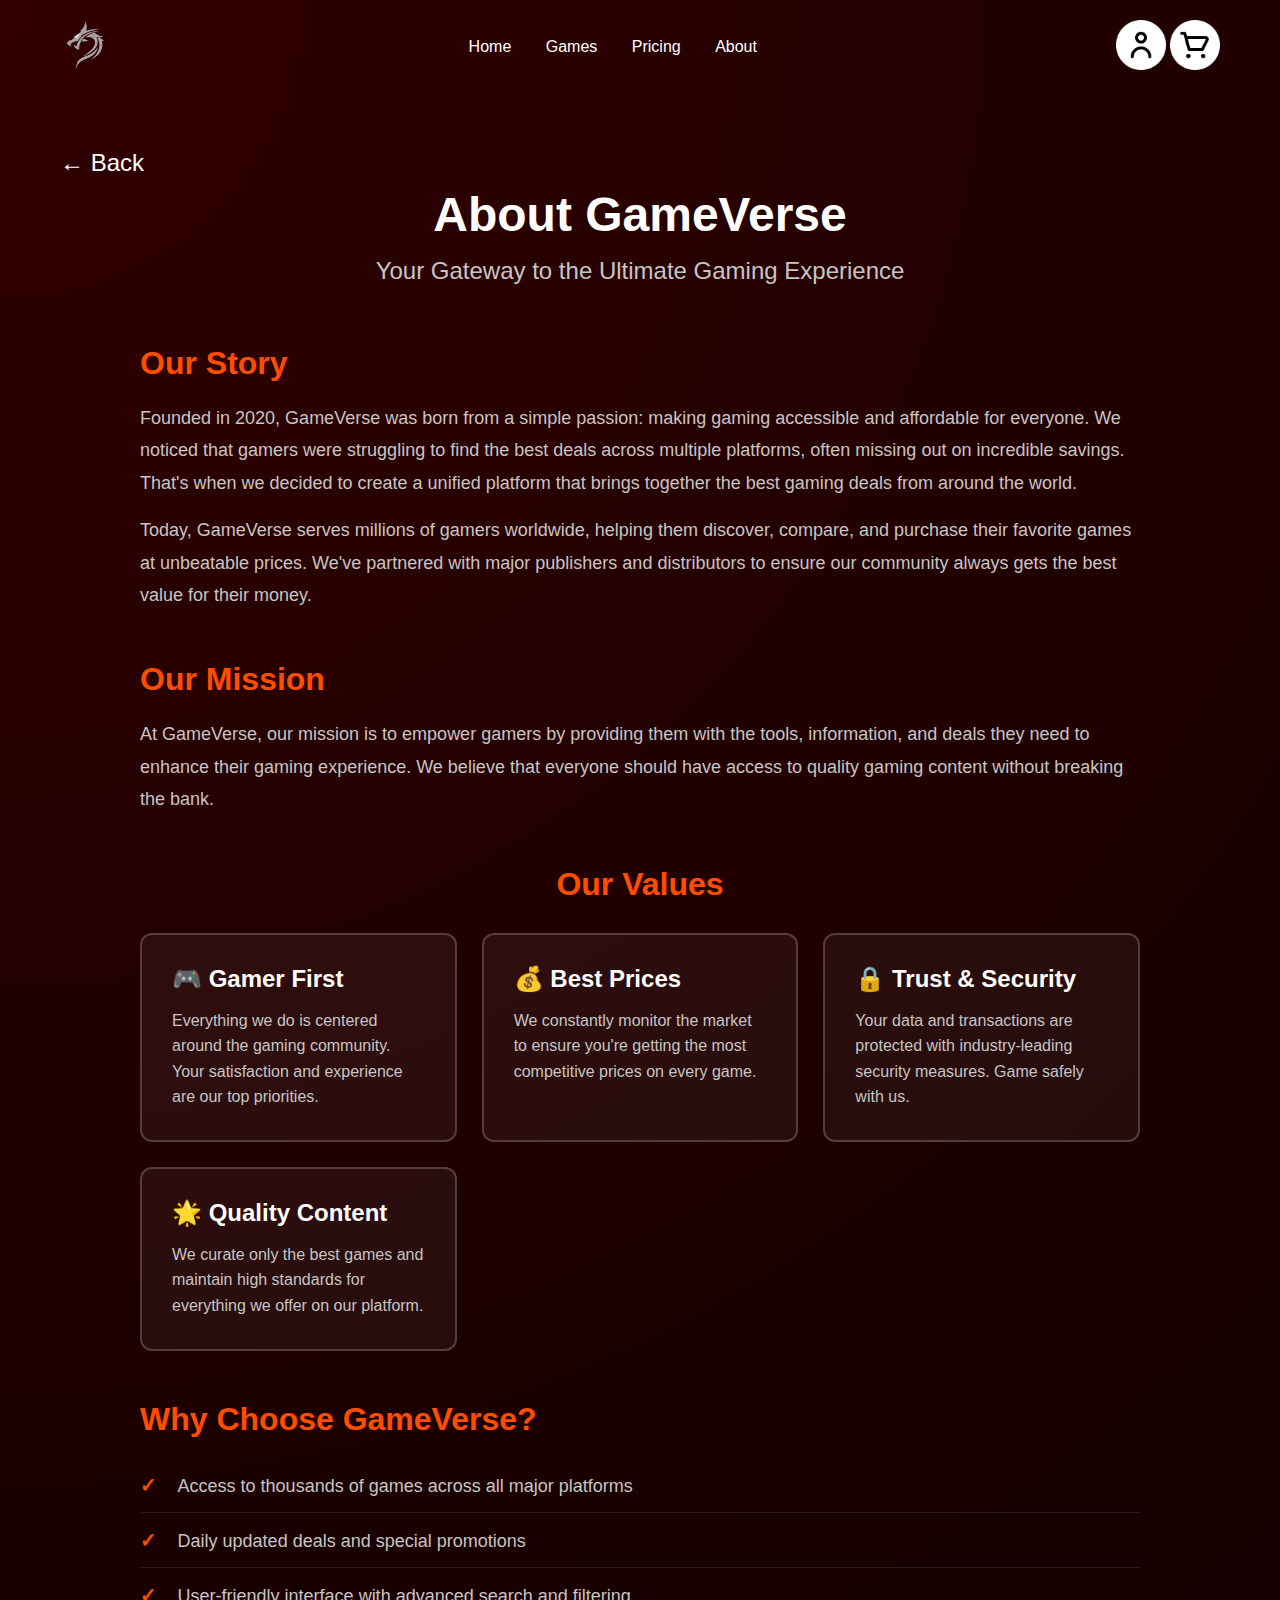
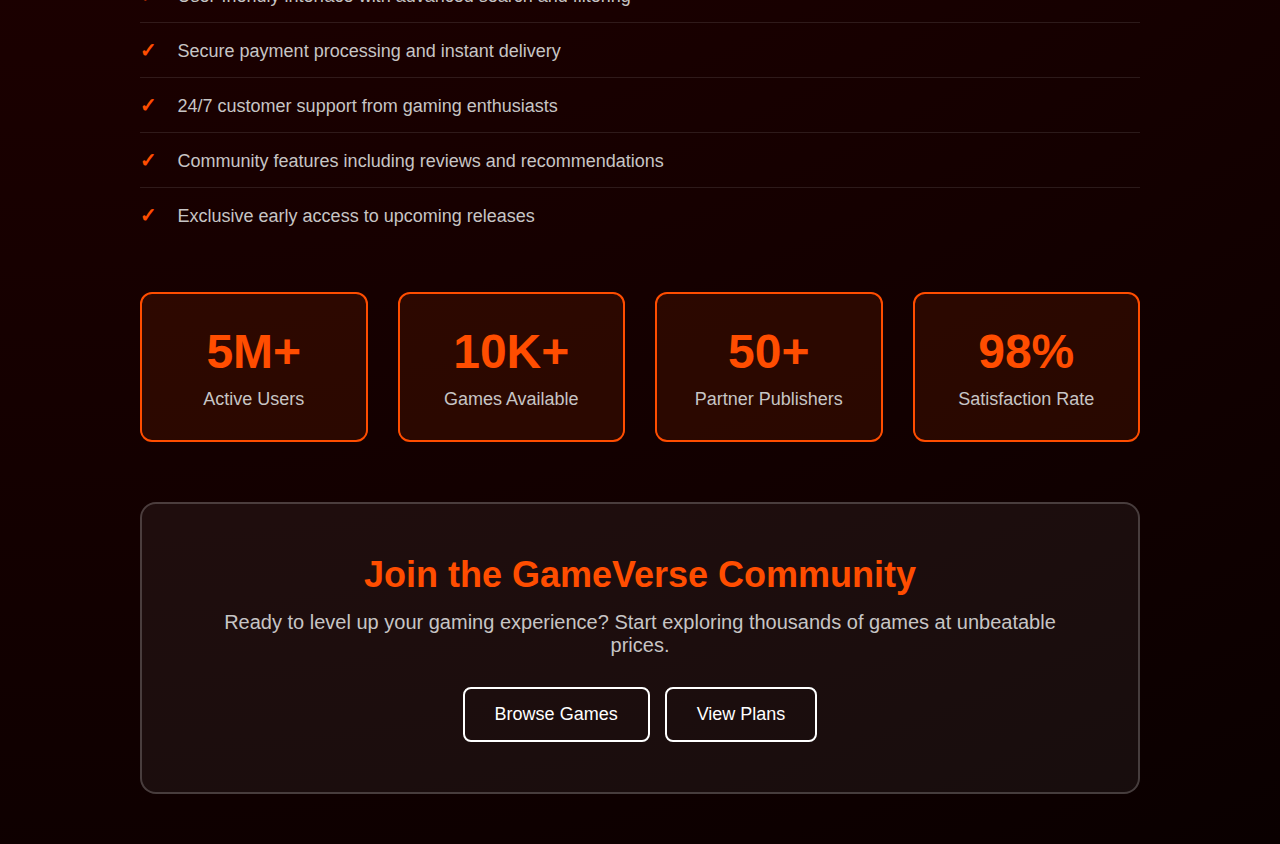
<file: pages/about.html>
<!DOCTYPE html>
<html lang="en">
	<head>
		<meta charset="UTF-8">
		<meta name="viewport" content="width=device-width, initial-scale=1">
		<meta name="description" content="Learn about GameVerse and our mission">
		<link href="../css/style.css" rel="stylesheet">
		<title>GameVerse</title>

		<!-- Favicon -->
		<link rel="apple-touch-icon" sizes="180x180" href="../assets/apple-touch-icon.png">
		<link rel="icon" type="image/png" sizes="32x32" href="../assets/favicon-32x32.png">
		<link rel="icon" type="image/png" sizes="16x16" href="../assets/favicon-16x16.png">
		<link rel="manifest" href="../assets/site.webmanifest">
		<link rel="shortcut icon" href="../assets/favicon.ico">
	</head>
	<body>
		<header>
			<div class="logo">
				<img src="../assets/upper-logo.png" alt="Logo">
			</div>
			<nav>
				<a href="../index.html">Home</a>
				<a href="games.html">Games</a>
				<a href="pricing.html">Pricing</a>
				<a href="about.html">About</a>
			</nav>
			<div class="dicor">
				<a href="account.html"><img src="../assets/account.png" alt="Account"></a>
				<a href=""><img src="../assets/cart.png" alt="Cart"></a>
			</div>
		</header>

		<div class="about-container">
			<a href="../index.html" class="back-arrow">← Back</a>

			<div class="about-hero">
				<h1>About GameVerse</h1>
				<p class="about-subtitle">Your Gateway to the Ultimate Gaming Experience</p>
			</div>

			<div class="about-content">
				<section class="about-section">
					<h2>Our Story</h2>
					<p>Founded in 2020, GameVerse was born from a simple passion: making gaming accessible and affordable for everyone. We noticed that gamers were struggling to find the best deals across multiple platforms, often missing out on incredible savings. That's when we decided to create a unified platform that brings together the best gaming deals from around the world.</p>
					<p>Today, GameVerse serves millions of gamers worldwide, helping them discover, compare, and purchase their favorite games at unbeatable prices. We've partnered with major publishers and distributors to ensure our community always gets the best value for their money.</p>
				</section>

				<section class="about-section">
					<h2>Our Mission</h2>
					<p>At GameVerse, our mission is to empower gamers by providing them with the tools, information, and deals they need to enhance their gaming experience. We believe that everyone should have access to quality gaming content without breaking the bank.</p>
				</section>

				<section class="about-values">
					<h2>Our Values</h2>
					<div class="values-grid">
						<div class="value-card">
							<h3>🎮 Gamer First</h3>
							<p>Everything we do is centered around the gaming community. Your satisfaction and experience are our top priorities.</p>
						</div>
						<div class="value-card">
							<h3>💰 Best Prices</h3>
							<p>We constantly monitor the market to ensure you're getting the most competitive prices on every game.</p>
						</div>
						<div class="value-card">
							<h3>🔒 Trust & Security</h3>
							<p>Your data and transactions are protected with industry-leading security measures. Game safely with us.</p>
						</div>
						<div class="value-card">
							<h3>🌟 Quality Content</h3>
							<p>We curate only the best games and maintain high standards for everything we offer on our platform.</p>
						</div>
					</div>
				</section>

				<section class="about-section">
					<h2>Why Choose GameVerse?</h2>
					<ul class="about-features">
						<li>Access to thousands of games across all major platforms</li>
						<li>Daily updated deals and special promotions</li>
						<li>User-friendly interface with advanced search and filtering</li>
						<li>Secure payment processing and instant delivery</li>
						<li>24/7 customer support from gaming enthusiasts</li>
						<li>Community features including reviews and recommendations</li>
						<li>Exclusive early access to upcoming releases</li>
					</ul>
				</section>

				<section class="about-stats">
					<div class="stat-card">
						<h3>5M+</h3>
						<p>Active Users</p>
					</div>
					<div class="stat-card">
						<h3>10K+</h3>
						<p>Games Available</p>
					</div>
					<div class="stat-card">
						<h3>50+</h3>
						<p>Partner Publishers</p>
					</div>
					<div class="stat-card">
						<h3>98%</h3>
						<p>Satisfaction Rate</p>
					</div>
				</section>

				<section class="about-cta">
					<h2>Join the GameVerse Community</h2>
					<p>Ready to level up your gaming experience? Start exploring thousands of games at unbeatable prices.</p>
					<div class="cta-buttons">
						<button class="first" onclick="window.location.href='games.html'">Browse Games</button>
						<button class="second" onclick="window.location.href='pricing.html'">View Plans</button>
					</div>
				</section>
			</div>
		</div>
	</body>
</html>
</file>
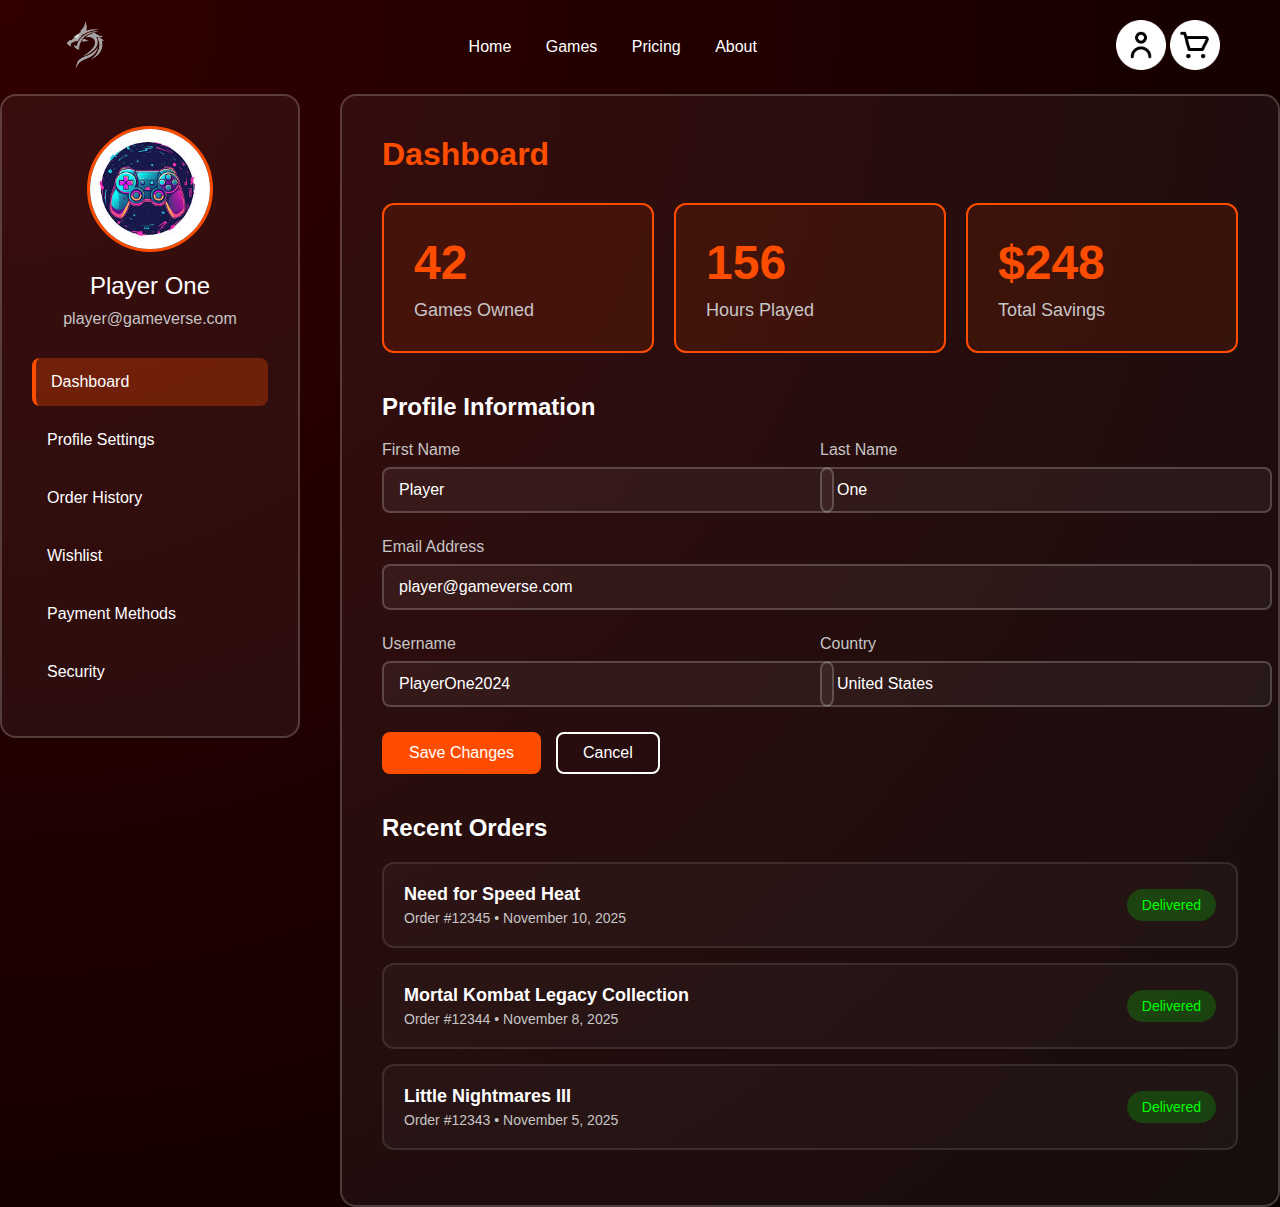
<file: pages/account.html>
<!DOCTYPE html>
<html lang="en">
	<head>
		<meta charset="UTF-8">
		<meta name="viewport" content="width=device-width, initial-scale=1">
		<meta name="description" content="Manage your GameVerse account">
		<link href="../css/style.css" rel="stylesheet">
		<title>GameVerse</title>

		<!-- Favicon -->
		<link rel="apple-touch-icon" sizes="180x180" href="../assets/apple-touch-icon.png">
		<link rel="icon" type="image/png" sizes="32x32" href="../assets/favicon-32x32.png">
		<link rel="icon" type="image/png" sizes="16x16" href="../assets/favicon-16x16.png">
		<link rel="manifest" href="../assets/site.webmanifest">
		<link rel="shortcut icon" href="../assets/favicon.ico">
	</head>
	<body class="acc">
		<header>
			<div class="logo">
				<img src="../assets/upper-logo.png" alt="Logo">
			</div>
			<nav>
				<a href="../index.html">Home</a>
				<a href="games.html">Games</a>
				<a href="pricing.html">Pricing</a>
				<a href="about.html">About</a>

			</nav>
			<div class="dicor">
				<a href="account.html"><img src="../assets/account.png" alt="Account"></a>
				<a href=""><img src="../assets/cart.png" alt="Cart"></a>
			</div>
		</header>

		<div class="account-content">
			<aside class="account-sidebar">
				<div class="profile-image">
					<img src="../assets/acc-prof.jpeg" alt="Profile Picture">
				</div>
				<div class="profile-name">Player One</div>
				<div class="profile-email">player@gameverse.com</div>
				<ul class="sidebar-menu">
					<li class="active">Dashboard</li>
					<li>Profile Settings</li>
					<li>Order History</li>
					<li>Wishlist</li>
					<li>Payment Methods</li>
					<li>Security</li>
				</ul>
			</aside>

			<main class="account-main">
				<h2 class="section-title">Dashboard</h2>

				<div class="stats-grid">
					<div class="stat-card">
						<h3>42</h3>
						<p>Games Owned</p>
					</div>
					<div class="stat-card">
						<h3>156</h3>
						<p>Hours Played</p>
					</div>
					<div class="stat-card">
						<h3>$248</h3>
						<p>Total Savings</p>
					</div>
				</div>

				<h3 style="font-size: 24px; margin-bottom: 20px;">Profile Information</h3>

				<div class="form-row">
					<div class="form-group">
						<label>First Name</label>
						<input type="text" value="Player" placeholder="Enter first name">
					</div>
					<div class="form-group">
						<label>Last Name</label>
						<input type="text" value="One" placeholder="Enter last name">
					</div>
				</div>

				<div class="form-group">
					<label>Email Address</label>
					<input type="email" value="player@gameverse.com" placeholder="Enter email">
				</div>

				<div class="form-row">
					<div class="form-group">
						<label>Username</label>
						<input type="text" value="PlayerOne2024" placeholder="Enter username">
					</div>
					<div class="form-group">
						<label>Country</label>
						<input type="text" value="United States" placeholder="Enter country">
					</div>
				</div>

				<div class="buttons">
					<button class="first primary-button">Save Changes</button>
					<button class="second">Cancel</button>
				</div>

				<div class="recent-orders">
					<h3 style="font-size: 24px; margin-bottom: 20px;">Recent Orders</h3>

					<div class="order-card">
						<div class="order-info">
							<h4>Need for Speed Heat</h4>
							<p>Order #12345 • November 10, 2025</p>
						</div>
						<span class="order-status">Delivered</span>
					</div>

					<div class="order-card">
						<div class="order-info">
							<h4>Mortal Kombat Legacy Collection</h4>
							<p>Order #12344 • November 8, 2025</p>
						</div>
						<span class="order-status">Delivered</span>
					</div>

					<div class="order-card">
						<div class="order-info">
							<h4>Little Nightmares III</h4>
							<p>Order #12343 • November 5, 2025</p>
						</div>
						<span class="order-status">Delivered</span>
					</div>
				</div>
			</main>
		</div>
	</body>
</html>
</file>
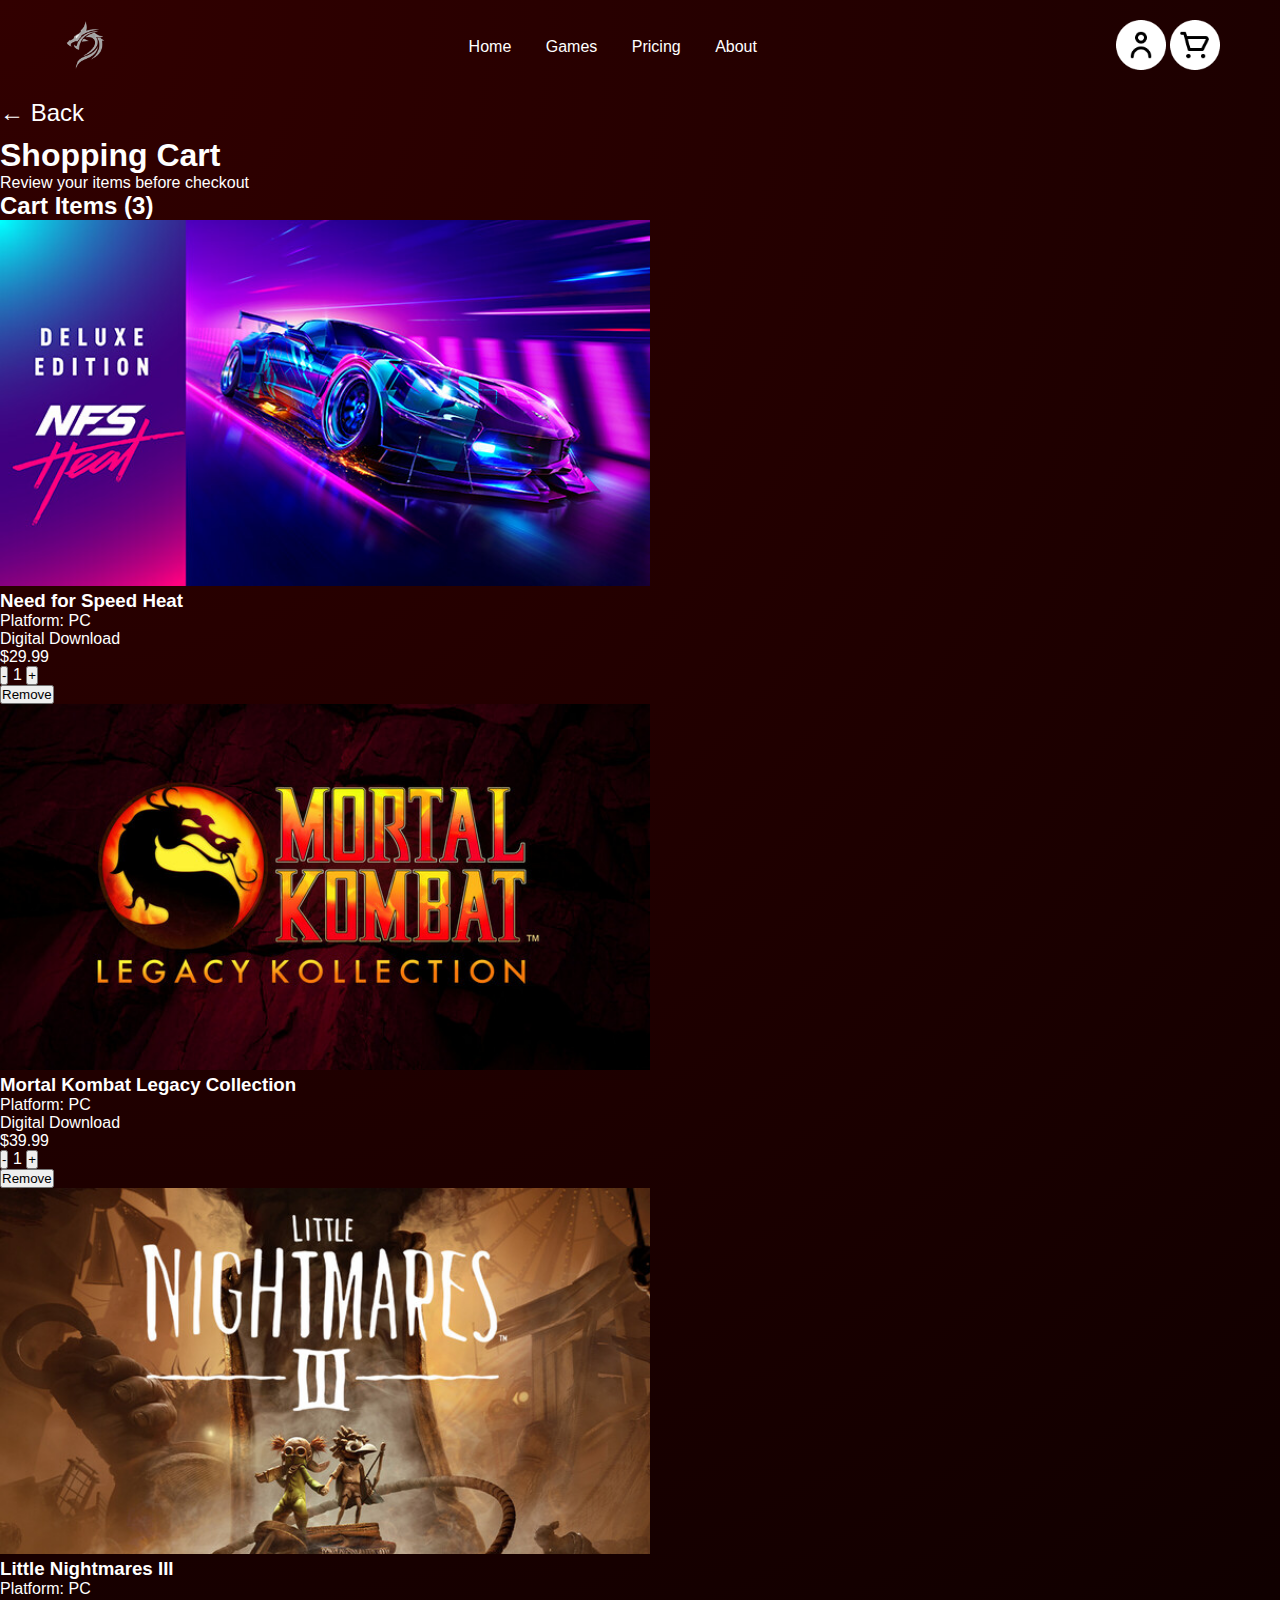
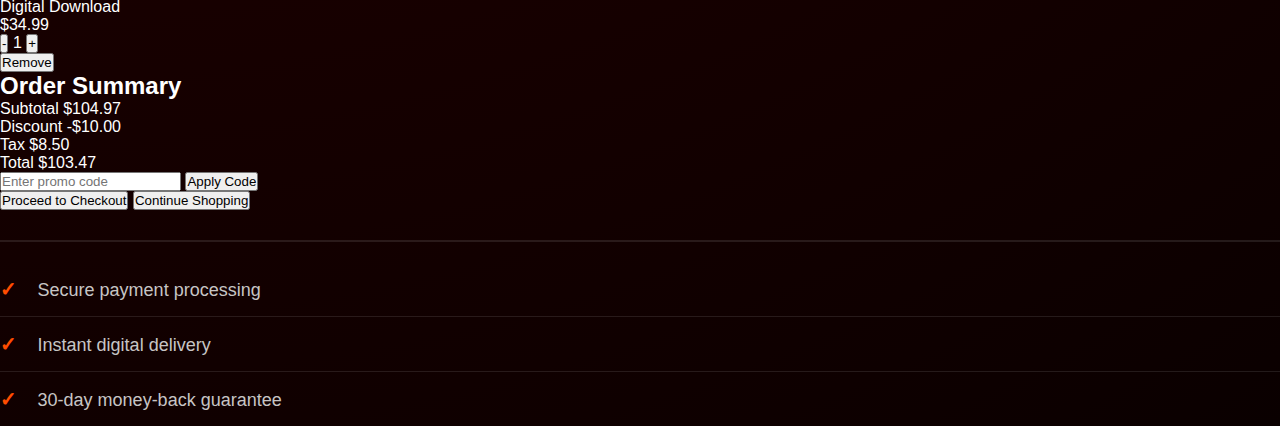
<file: pages/cart.html>
<!DOCTYPE html>
<html lang="en">
	<head>
		<meta charset="UTF-8">
		<meta name="viewport" content="width=device-width, initial-scale=1">
		<meta name="description" content="Learn about GameVerse and our mission">
		<link href="../css/style.css" rel="stylesheet">
		<title>GameVerse</title>

		<!-- Favicon -->
		<link rel="apple-touch-icon" sizes="180x180" href="../assets/apple-touch-icon.png">
		<link rel="icon" type="image/png" sizes="32x32" href="../assets/favicon-32x32.png">
		<link rel="icon" type="image/png" sizes="16x16" href="../assets/favicon-16x16.png">
		<link rel="manifest" href="../assets/site.webmanifest">
		<link rel="shortcut icon" href="../assets/favicon.ico">
	</head>
	<body class="cart">
		<header>
			<div class="logo">
				<img src="../assets/upper-logo.png" alt="Logo">
			</div>
			<nav>
				<a href="../index.html">Home</a>
				<a href="games.html">Games</a>
				<a href="pricing.html">Pricing</a>
				<a href="about.html">About</a>
			</nav>
			<div class="dicor">
				<a href="account.html"><img src="../assets/account.png" alt="Account"></a>
				<a href="cart.html"><img src="../assets/cart.png" alt="Cart"></a>
			</div>
		</header>

		<div class="cart-container">
			<a href="../index.html" class="back-arrow">← Back</a>

			<div class="cart-header">
				<h1>Shopping Cart</h1>
				<p>Review your items before checkout</p>
			</div>

			<div class="cart-content">
				<div class="cart-items">
					<h2 class="section-title">Cart Items (3)</h2>

					<div class="cart-item">
						<div class="cart-item-image">
							<img src="../assets/need-for-speed-heat.png" alt="Need for Speed Heat">
						</div>
						<div class="cart-item-details">
							<h3>Need for Speed Heat</h3>
							<p>Platform: PC</p>
							<p>Digital Download</p>
						</div>
						<div class="cart-item-actions">
							<div class="cart-item-price">$29.99</div>
							<div class="quantity-control">
								<button>-</button>
								<span>1</span>
								<button>+</button>
							</div>
							<button class="remove-btn">Remove</button>
						</div>
					</div>

					<div class="cart-item">
						<div class="cart-item-image">
							<img src="../assets/mortal-kombat-legacy-collection.png" alt="Mortal Kombat Legacy Collection">
						</div>
						<div class="cart-item-details">
							<h3>Mortal Kombat Legacy Collection</h3>
							<p>Platform: PC</p>
							<p>Digital Download</p>
						</div>
						<div class="cart-item-actions">
							<div class="cart-item-price">$39.99</div>
							<div class="quantity-control">
								<button>-</button>
								<span>1</span>
								<button>+</button>
							</div>
							<button class="remove-btn">Remove</button>
						</div>
					</div>

					<div class="cart-item">
						<div class="cart-item-image">
							<img src="../assets/little-nightmares-iii.png" alt="Little Nightmares III">
						</div>
						<div class="cart-item-details">
							<h3>Little Nightmares III</h3>
							<p>Platform: PC</p>
							<p>Digital Download</p>
						</div>
						<div class="cart-item-actions">
							<div class="cart-item-price">$34.99</div>
							<div class="quantity-control">
								<button>-</button>
								<span>1</span>
								<button>+</button>
							</div>
							<button class="remove-btn">Remove</button>
						</div>
					</div>
				</div>

				<div class="cart-summary">
					<h2>Order Summary</h2>

					<div class="summary-row">
						<span>Subtotal</span>
						<span>$104.97</span>
					</div>

					<div class="summary-row">
						<span>Discount</span>
						<span>-$10.00</span>
					</div>

					<div class="summary-row">
						<span>Tax</span>
						<span>$8.50</span>
					</div>

					<div class="summary-row total">
						<span>Total</span>
						<span>$103.47</span>
					</div>

					<div class="promo-code">
						<input type="text" placeholder="Enter promo code">
						<button>Apply Code</button>
					</div>

					<button class="checkout-btn">Proceed to Checkout</button>
					<button class="continue-shopping">Continue Shopping</button>

					<div style="margin-top: 30px; padding-top: 20px; border-top: 2px solid rgba(255, 255, 255, 0.1);">
						<ul class="about-features">
							<li>Secure payment processing</li>
							<li>Instant digital delivery</li>
							<li>30-day money-back guarantee</li>
						</ul>
					</div>
				</div>
			</div>
		</div>
	</body>
</html>
</file>
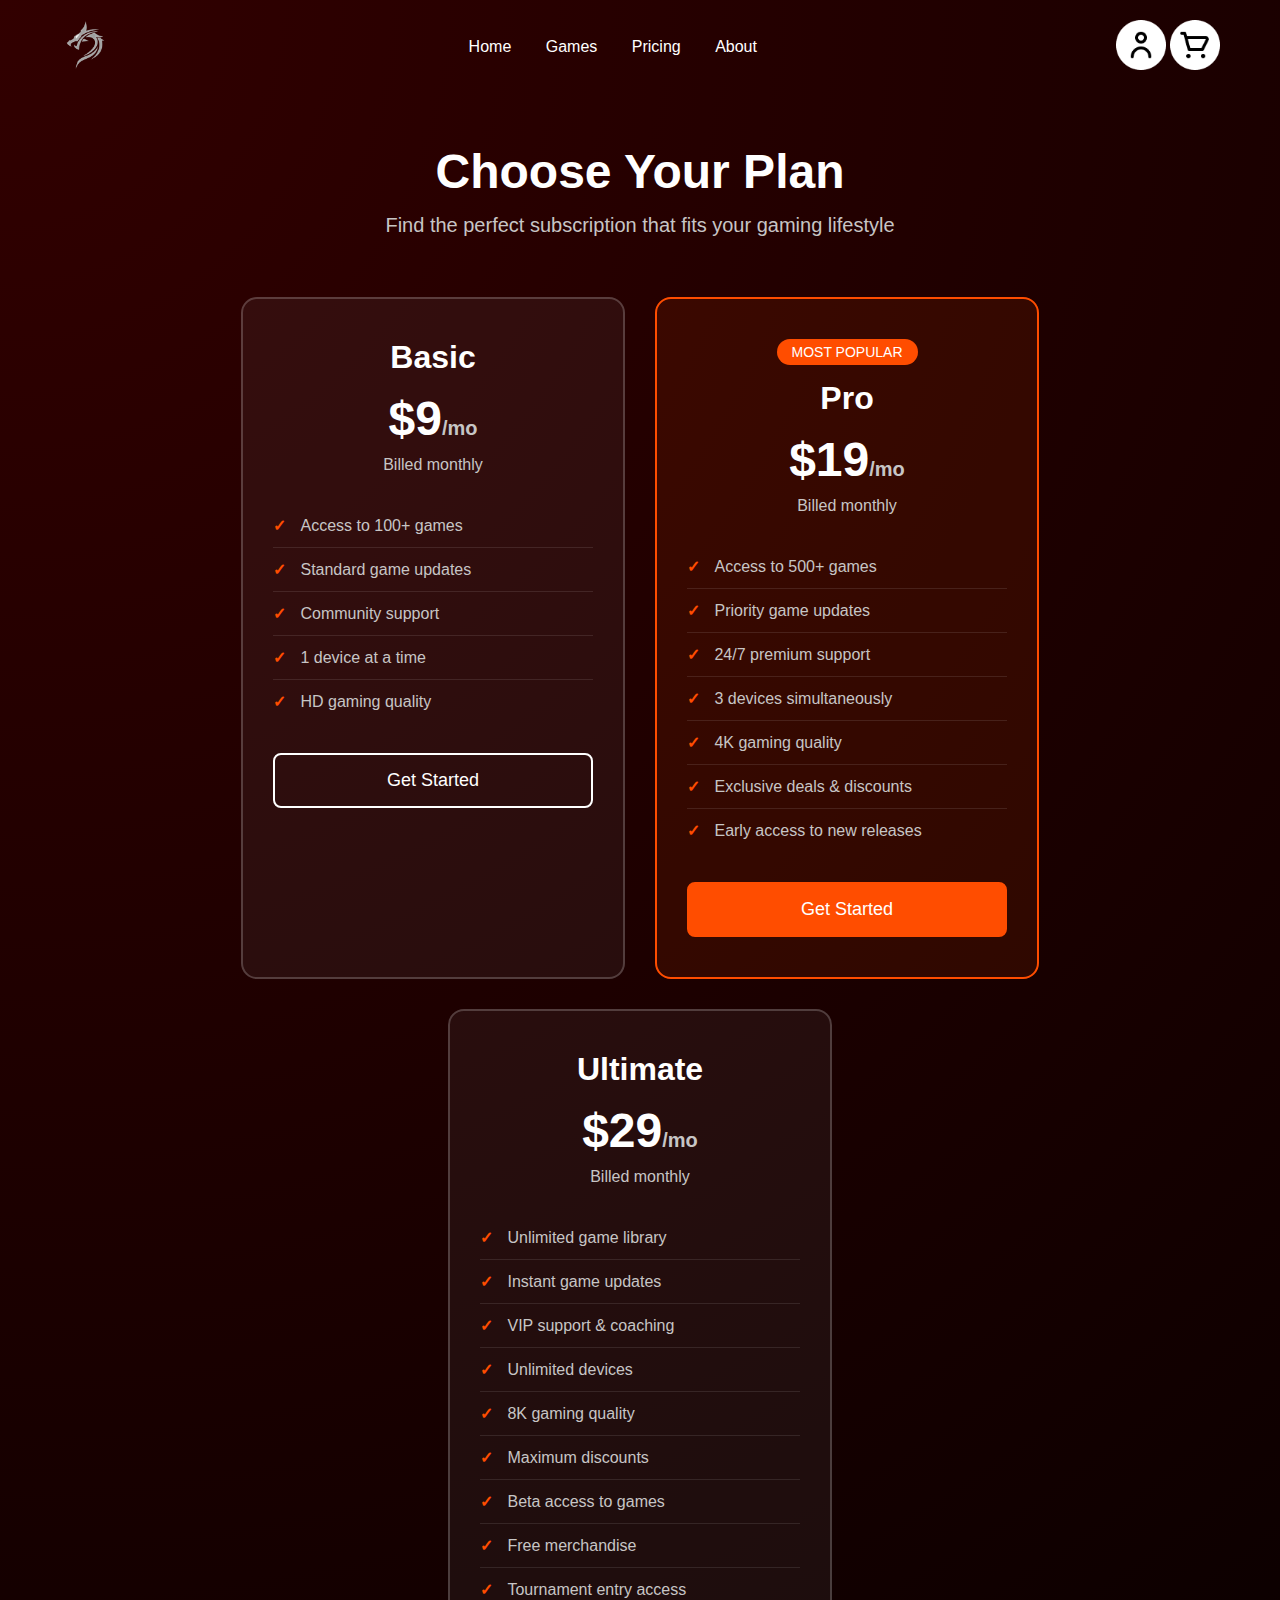
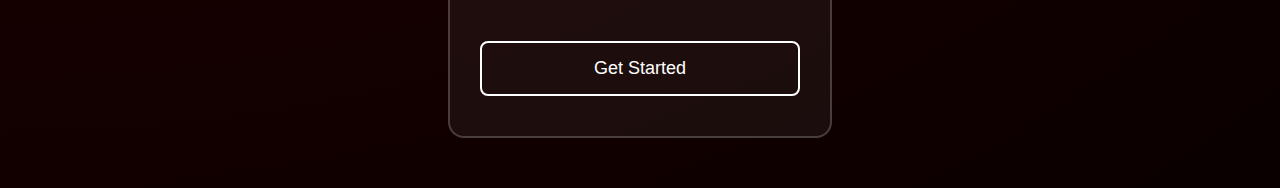
<file: pages/pricing.html>
<!DOCTYPE html>
<html lang="en">
	<head>
		<meta charset="UTF-8">
		<meta name="viewport" content="width=device-width, initial-scale=1">
		<meta name="description" content="GameVerse Pricing Plans">
		<link href="../css/style.css" rel="stylesheet">
		<title>GameVerse</title>

		<!-- Favicon -->
		<link rel="apple-touch-icon" sizes="180x180" href="../assets/apple-touch-icon.png">
		<link rel="icon" type="image/png" sizes="32x32" href="../assets/favicon-32x32.png">
		<link rel="icon" type="image/png" sizes="16x16" href="../assets/favicon-16x16.png">
		<link rel="manifest" href="../assets/site.webmanifest">
		<link rel="shortcut icon" href="../assets/favicon.ico">
	</head>
	<body>
		<header>
			<div class="logo">
				<img src="../assets/upper-logo.png" alt="Logo">
			</div>
			<nav>
				<a href="../index.html">Home</a>
				<a href="games.html">Games</a>
				<a href="pricing.html">Pricing</a>
				<a href="about.html">About</a>
			</nav>
			<div class="dicor">
				<a href="account.html"><img src="../assets/account.png" alt="Account"></a>
				<a href=""><img src="../assets/cart.png" alt="Cart"></a>
			</div>
		</header>

		<div class="pricing-container">
			<div class="pricing-header">
				<h1>Choose Your Plan</h1>
				<p>Find the perfect subscription that fits your gaming lifestyle</p>
			</div>

			<div class="pricing-cards">
				<div class="pricing-card">
					<h2 class="plan-name">Basic</h2>
					<div class="plan-price">$9<span>/mo</span></div>
					<p class="plan-duration">Billed monthly</p>
					<ul class="plan-features">
						<li>Access to 100+ games</li>
						<li>Standard game updates</li>
						<li>Community support</li>
						<li>1 device at a time</li>
						<li>HD gaming quality</li>
					</ul>
					<button class="plan-button">Get Started</button>
				</div>

				<div class="pricing-card featured">
					<span class="plan-badge">MOST POPULAR</span>
					<h2 class="plan-name">Pro</h2>
					<div class="plan-price">$19<span>/mo</span></div>
					<p class="plan-duration">Billed monthly</p>
					<ul class="plan-features">
						<li>Access to 500+ games</li>
						<li>Priority game updates</li>
						<li>24/7 premium support</li>
						<li>3 devices simultaneously</li>
						<li>4K gaming quality</li>
						<li>Exclusive deals & discounts</li>
						<li>Early access to new releases</li>
					</ul>
					<button class="plan-button">Get Started</button>
				</div>

				<div class="pricing-card">
					<h2 class="plan-name">Ultimate</h2>
					<div class="plan-price">$29<span>/mo</span></div>
					<p class="plan-duration">Billed monthly</p>
					<ul class="plan-features">
						<li>Unlimited game library</li>
						<li>Instant game updates</li>
						<li>VIP support & coaching</li>
						<li>Unlimited devices</li>
						<li>8K gaming quality</li>
						<li>Maximum discounts</li>
						<li>Beta access to games</li>
						<li>Free merchandise</li>
						<li>Tournament entry access</li>
					</ul>
					<button class="plan-button">Get Started</button>
				</div>
			</div>
		</div>
	</body>
</html>
</file>
<file: css/style.css>
* {
	padding: 0;
	margin: 0;
}

body {
	font-family: Arial, Helvetica, sans-serif;
	background: radial-gradient(circle at top left, #320000, #0a0000);
	color: white;
}

header {
	display: flex;
	align-items: center;
	justify-content: space-between;
	padding: 20px 60px;
}

.logo img {
	width: 50px;
}

nav a {
	margin:15px;
	color: white;
	text-decoration: none;
}

nav a:hover {
	color: #ff4d00;
}

.dicor img{
	width: 50px;
}

.main {
  display: flex;
  justify-content: space-between;
  align-items: center;
  padding: 80px 60px;
}

.main .text {
  width: 50%;
}

.main h1 {
  font-size: 45px;
  margin-bottom: 20px;
}

.main .text p {
  font-size: 20px;
  margin-bottom: 30px;
  color: rgb(199, 197, 197);
  line-height: 1.6;
}

.buttons {
  display: flex;
  gap: 15px;
  margin-bottom: 30px;
}

.buttons button {
  padding: 10px 25px;
  border-radius: 8px;
  font-size: medium;

}
.buttons button:hover {
  transform: scale(1.05);
}

.first,
.second {
  background: transparent;
  color: #fff;
  border: 2px solid white;
}

.first:hover,
.second:hover {
  background: #ff4d00;
}

.second:hover {
  border-color: #ff4d00;
}

.socials img {
  width: 50px;
}

.controller img {
  width: 600px;
  filter: drop-shadow(0 0 20px #ff4d00);
}

.recommended {
  text-align: center;
  padding: 50px 60px;
}

.recommended h2 {
  font-size:larger;
  margin-bottom: 25px;
}

.games {
  display: flex;
  justify-content: center;
  gap: 20px;
}

.games img {
  width: 250px;
  border-radius: 12px;
  transition: transform 0.3s ease;
}

.games img:hover {
  transform: scale(1.05);
}

.container {
	max-width: 1400px;
	margin: 0 auto;
}

.back-arrow {
	color: white;
	text-decoration: none;
	font-size: 24px;
	display: inline-block;
	margin-bottom: 10px;
	margin-top: 5px;
}

.back-arrow:hover {
	color: black;
}

.search-box {
	text-align: center;
	margin-bottom: 50px;
}

.search-box input {
	width: 100%;
	max-width: 600px;
	padding: 15px 20px;
	border-radius: 8px;
	border: 2px solid white;
	background: transparent;
	color: white;
	font-size: 18px;
	outline: none;
}

.page h1 {
	text-align: center;
	font-size: 48px;
	margin-bottom: 30px;
}

.all-games {
	display: flex;
	flex-wrap: wrap;
	justify-content: center;
	gap: 25px;
}

.game-card {
	flex: 0 0 calc(50% - 12.5px);
}

.all-games img:hover{

	transform: scale(1.05);
}

/* Pricing Page Styles */
.pricing-container {
	max-width: 1400px;
	margin: 0 auto;
	padding: 50px 60px;
}

.pricing-header {
	text-align: center;
	margin-bottom: 60px;
}

.pricing-header h1 {
	font-size: 48px;
	margin-bottom: 15px;
}

.pricing-header p {
	font-size: 20px;
	color: rgb(199, 197, 197);
}

.pricing-cards {
	display: flex;
	justify-content: center;
	gap: 30px;
	flex-wrap: wrap;
}

.pricing-card {
	background: rgba(255, 255, 255, 0.05);
	border: 2px solid rgba(255, 255, 255, 0.2);
	border-radius: 16px;
	padding: 40px 30px;
	width: 320px;
	text-align: center;
	transition: all 0.3s ease;
}

.pricing-card:hover {
	transform: translateY(-10px);
	border-color: #ff4d00;
	box-shadow: 0 10px 30px rgba(255, 77, 0, 0.3);
}

.pricing-card.featured {
	border-color: #ff4d00;
	background: rgba(255, 77, 0, 0.1);
}

.plan-badge {
	background: #ff4d00;
	color: white;
	padding: 5px 15px;
	border-radius: 20px;
	font-size: 14px;
	display: inline-block;
	margin-bottom: 15px;
}

.plan-name {
	font-size: 32px;
	margin-bottom: 15px;
}

.plan-price {
	font-size: 48px;
	font-weight: bold;
	margin-bottom: 10px;
}

.plan-price span {
	font-size: 20px;
	color: rgb(199, 197, 197);
}

.plan-duration {
	color: rgb(199, 197, 197);
	margin-bottom: 30px;
}

.plan-features {
	list-style: none;
	margin-bottom: 30px;
	text-align: left;
}

.plan-features li {
	padding: 12px 0;
	border-bottom: 1px solid rgba(255, 255, 255, 0.1);
	color: rgb(199, 197, 197);
}

.plan-features li:last-child {
	border-bottom: none;
}

.plan-features li::before {
	content: "✓ ";
	color: #ff4d00;
	font-weight: bold;
	margin-right: 10px;
}

.plan-button {
	width: 100%;
	padding: 15px 25px;
	border-radius: 8px;
	font-size: 18px;
	background: transparent;
	color: white;
	border: 2px solid white;
	cursor: pointer;
	transition: all 0.3s ease;
}

.plan-button:hover {
	background: #ff4d00;
	border-color: #ff4d00;
	transform: scale(1.05);
}

.featured .plan-button {
	background: #ff4d00;
	border-color: #ff4d00;
}

.featured .plan-button:hover {
	background: #ff6a00;
}

/* About Page Styles */
.about-container {
	max-width: 1400px;
	margin: 0 auto;
	padding: 50px 60px;
}

.about-hero {
	text-align: center;
	margin-bottom: 60px;
}

.about-hero h1 {
	font-size: 48px;
	margin-bottom: 15px;
}

.about-subtitle {
	font-size: 24px;
	color: rgb(199, 197, 197);
}

.about-content {
	max-width: 1000px;
	margin: 0 auto;
}

.about-section {
	margin-bottom: 50px;
}

.about-section h2 {
	font-size: 32px;
	margin-bottom: 20px;
	color: #ff4d00;
}

.about-section p {
	font-size: 18px;
	line-height: 1.8;
	color: rgb(199, 197, 197);
	margin-bottom: 15px;
}

.about-values {
	margin-bottom: 50px;
}

.about-values h2 {
	font-size: 32px;
	margin-bottom: 30px;
	text-align: center;
	color: #ff4d00;
}

.values-grid {
	display: grid;
	grid-template-columns: repeat(auto-fit, minmax(250px, 1fr));
	gap: 25px;
	margin-top: 30px;
}

.value-card {
	background: rgba(255, 255, 255, 0.05);
	border: 2px solid rgba(255, 255, 255, 0.2);
	border-radius: 12px;
	padding: 30px;
	transition: all 0.3s ease;
}

.value-card:hover {
	transform: translateY(-5px);
	border-color: #ff4d00;
	box-shadow: 0 5px 20px rgba(255, 77, 0, 0.3);
}

.value-card h3 {
	font-size: 24px;
	margin-bottom: 15px;
}

.value-card p {
	font-size: 16px;
	line-height: 1.6;
	color: rgb(199, 197, 197);
}

.about-features {
	list-style: none;
	padding: 0;
}

.about-features li {
	padding: 15px 0;
	font-size: 18px;
	color: rgb(199, 197, 197);
	border-bottom: 1px solid rgba(255, 255, 255, 0.1);
}

.about-features li:last-child {
	border-bottom: none;
}

.about-features li::before {
	content: "✓ ";
	color: #ff4d00;
	font-weight: bold;
	margin-right: 15px;
	font-size: 20px;
}

.about-stats {
	display: grid;
	grid-template-columns: repeat(auto-fit, minmax(200px, 1fr));
	gap: 30px;
	margin: 50px 0;
	text-align: center;
}

.stat-card {
	background: rgba(255, 77, 0, 0.1);
	border: 2px solid #ff4d00;
	border-radius: 12px;
	padding: 30px;
	transition: all 0.3s ease;
}

.stat-card:hover {
	transform: scale(1.05);
	box-shadow: 0 5px 20px rgba(255, 77, 0, 0.4);
}

.stat-card h3 {
	font-size: 48px;
	color: #ff4d00;
	margin-bottom: 10px;
}

.stat-card p {
	font-size: 18px;
	color: rgb(199, 197, 197);
}

.about-cta {
	text-align: center;
	margin-top: 60px;
	padding: 50px;
	background: rgba(255, 255, 255, 0.05);
	border-radius: 16px;
	border: 2px solid rgba(255, 255, 255, 0.2);
}

.about-cta h2 {
	font-size: 36px;
	margin-bottom: 15px;
	color: #ff4d00;
}

.about-cta p {
	font-size: 20px;
	color: rgb(199, 197, 197);
	margin-bottom: 30px;
}

.cta-buttons {
	display: flex;
	gap: 15px;
	justify-content: center;
}

.cta-buttons button {
	padding: 15px 30px;
	border-radius: 8px;
	font-size: 18px;
	cursor: pointer;
}


/* Account Page Styles */
.acc .account-container {
	max-width: 1400px;
	margin: 0 auto;
	padding: 50px 60px;
}

.acc .account-header {
	text-align: center;
	margin-bottom: 50px;
}

.acc .account-header h1 {
	font-size: 48px;
	margin-bottom: 15px;
}

.acc .account-header p {
	font-size: 20px;
	color: rgb(199, 197, 197);
}

.acc .account-content {
	display: grid;
	grid-template-columns: 300px 1fr;
	gap: 40px;
}

.acc .account-sidebar {
	background: rgba(255, 255, 255, 0.05);
	border: 2px solid rgba(255, 255, 255, 0.2);
	border-radius: 16px;
	padding: 30px;
	height: fit-content;
}

.acc .profile-image {
	width: 120px;
	height: 120px;
	border-radius: 50%;
	background: rgba(255, 77, 0, 0.2);
	border: 3px solid #ff4d00;
	margin: 0 auto 20px;
	display: flex;
	align-items: center;
	justify-content: center;
	font-size: 48px;
	overflow: hidden;
}

.acc .profile-image img {
	width: 100%;
	height: 100%;
	object-fit: cover;
}

.acc .profile-name {
	text-align: center;
	font-size: 24px;
	margin-bottom: 10px;
}

.acc .profile-email {
	text-align: center;
	color: rgb(199, 197, 197);
	margin-bottom: 30px;
}

.acc .sidebar-menu {
	list-style: none;
}

.acc .sidebar-menu li {
	padding: 15px;
	margin-bottom: 10px;
	border-radius: 8px;
	cursor: pointer;
	transition: all 0.3s ease;
}

.acc .sidebar-menu li:hover {
	background: rgba(255, 77, 0, 0.2);
}

.acc .sidebar-menu li.active {
	background: rgba(255, 77, 0, 0.3);
	border-left: 4px solid #ff4d00;
}

.acc .account-main {
	background: rgba(255, 255, 255, 0.05);
	border: 2px solid rgba(255, 255, 255, 0.2);
	border-radius: 16px;
	padding: 40px;
}

.acc .section-title {
	font-size: 32px;
	margin-bottom: 30px;
	color: #ff4d00;
}

.acc .subsection-title {
	font-size: 24px;
	margin-bottom: 20px;
}

.acc .form-group {
	margin-bottom: 25px;
}

.acc .form-group label {
	display: block;
	margin-bottom: 8px;
	font-size: 16px;
	color: rgb(199, 197, 197);
}

.acc .form-group input {
	width: 100%;
	padding: 12px 15px;
	border-radius: 8px;
	border: 2px solid rgba(255, 255, 255, 0.2);
	background: rgba(255, 255, 255, 0.05);
	color: white;
	font-size: 16px;
	outline: none;
	transition: all 0.3s ease;
}

.acc .form-group input:focus {
	border-color: #ff4d00;
}

.acc .form-row {
	display: grid;
	grid-template-columns: 1fr 1fr;
	gap: 20px;
}

.acc .stats-grid {
	display: grid;
	grid-template-columns: repeat(3, 1fr);
	gap: 20px;
	margin-bottom: 40px;
}

.acc .recent-orders {
	margin-top: 40px;
}

.acc .order-card {
	background: rgba(255, 255, 255, 0.03);
	border: 2px solid rgba(255, 255, 255, 0.1);
	border-radius: 12px;
	padding: 20px;
	margin-bottom: 15px;
	display: flex;
	justify-content: space-between;
	align-items: center;
	transition: all 0.3s ease;
}

.acc .order-card:hover {
	border-color: #ff4d00;
}

.acc .order-info h4 {
	font-size: 18px;
	margin-bottom: 5px;
}

.acc .order-info p {
	color: rgb(199, 197, 197);
	font-size: 14px;
}

.acc .order-status {
	background: rgba(0, 255, 0, 0.2);
	color: #00ff00;
	padding: 8px 15px;
	border-radius: 20px;
	font-size: 14px;
}

.acc .primary-button {
	background: #ff4d00 !important;
	border-color: #ff4d00 !important;
}

@media screen and (max-width: 1024px) {
	header {
		padding: 20px 40px;
	}

	.main {
		padding: 60px 40px;
		flex-direction: column;
		text-align: center;
	}

	.main .text {
		width: 100%;
		margin-bottom: 40px;
	}

	.main h1 {
		font-size: 36px;
	}

	.main .text p {
		font-size: 18px;
	}

	.buttons {
		justify-content: center;
	}

	.socials {
		display: flex;
		flex-direction: column;
		align-items: center;
	}

	.controller img {
		width: 450px;
	}

	.recommended {
		padding: 40px 40px;
	}

	.games {
		flex-wrap: wrap;
	}

	.games img {
		width: 200px;
	}

	/* Games page */
	.container {
		padding: 20px 40px;
	}

	.all-games {
		gap: 20px;
	}

	.game-card {
		flex: 0 0 calc(50% - 10px);
	}

	/* Pricing page */
	.pricing-container {
		padding: 40px 40px;
	}

	.pricing-header h1 {
		font-size: 40px;
	}

	.pricing-cards {
		gap: 25px;
	}

	/* About page */
	.about-container {
		padding: 40px 40px;
	}

	.about-hero h1 {
		font-size: 40px;
	}

	.values-grid {
		grid-template-columns: repeat(2, 1fr);
	}

	.about-stats {
		grid-template-columns: repeat(2, 1fr);
	}

	/* Account page */
	.acc .account-container {
		padding: 40px 40px;
	}

	.acc .account-content {
		grid-template-columns: 1fr;
	}

	.acc .account-sidebar {
		display: none;
	}

	.acc .stats-grid {
		grid-template-columns: 1fr;
	}

	.acc .form-row {
		grid-template-columns: 1fr;
	}

	.acc .account-header h1 {
		font-size: 36px;
	}
}

@media screen and (max-width: 768px) {
	header {
		padding: 15px 20px;
		flex-wrap: wrap;
	}

	.logo img {
		width: 40px;
	}

	nav {
		order: 3;
		width: 100%;
		text-align: center;
		margin-top: 15px;
	}

	nav a {
		margin: 10px;
		font-size: 14px;
	}

	.dicor img {
		width: 40px;
	}

	.main {
		padding: 40px 20px;
	}

	.main h1 {
		font-size: 28px;
	}

	.main .text p {
		font-size: 16px;
	}

	.buttons {
		flex-direction: column;
	}

	.buttons button {
		width: 100%;
	}

	.socials img {
		width: 40px;
	}

	.social-icons {
		display: flex;
		gap: 10px;
	}

	.controller img {
		width: 100%;
		max-width: 350px;
	}

	.recommended {
		padding: 30px 20px;
	}

	.recommended h2 {
		font-size: 24px;
	}

	.games {
		flex-direction: column;
		align-items: center;
	}

	.games img {
		width: 100%;
		max-width: 300px;
	}

	/* Games page */
	.container {
		padding: 20px;
	}

	.search-box input {
		width: 90%;
		font-size: 16px;
		padding: 12px 15px;
	}

	.page h1 {
		font-size: 32px;
	}

	.all-games {
		gap: 15px;
	}

	.game-card {
		flex: 0 0 100%;
	}

	/* Pricing page */
	.pricing-container {
		padding: 30px 20px;
	}

	.pricing-header h1 {
		font-size: 32px;
	}

	.pricing-header p {
		font-size: 18px;
	}

	.pricing-cards {
		flex-direction: column;
		align-items: center;
	}

	.pricing-card {
		width: 100%;
		max-width: 400px;
	}

	.plan-name {
		font-size: 28px;
	}

	.plan-price {
		font-size: 40px;
	}

	/* About page */
	.about-container {
		padding: 30px 20px;
	}

	.about-hero h1 {
		font-size: 32px;
	}

	.about-subtitle {
		font-size: 18px;
	}

	.about-section h2 {
		font-size: 26px;
	}

	.about-section p {
		font-size: 16px;
	}

	.values-grid {
		grid-template-columns: 1fr;
	}

	.value-card h3 {
		font-size: 20px;
	}

	.about-features li {
		font-size: 16px;
	}

	.about-stats {
		grid-template-columns: 1fr;
	}

	.stat-card h3 {
		font-size: 40px;
	}

	.about-cta {
		padding: 30px 20px;
	}

	.about-cta h2 {
		font-size: 28px;
	}

	.about-cta p {
		font-size: 18px;
	}

	.cta-buttons {
		flex-direction: column;
	}

	.cta-buttons button {
		width: 100%;
	}
}

@media screen and (max-width: 480px) {
	header {
		padding: 15px;
	}

	.logo img {
		width: 35px;
	}

	nav a {
		margin: 8px;
		font-size: 13px;
	}

	.dicor img {
		width: 35px;
	}

	.main {
		padding: 30px 15px;
	}

	.main h1 {
		font-size: 24px;
	}

	.main .text p {
		font-size: 14px;
	}

	.buttons button {
		padding: 12px 20px;
		font-size: 14px;
	}

	.socials img {
		width: 35px;
	}

	.controller img {
		width: 100%;
		max-width: 280px;
	}

	.recommended {
		padding: 25px 15px;
	}

	.recommended h2 {
		font-size: 20px;
	}

	/* Games page */
	.container {
		padding: 15px;
	}

	.back-arrow {
		font-size: 20px;
	}

	.search-box input {
		font-size: 14px;
		padding: 10px 12px;
	}

	.page h1 {
		font-size: 28px;
	}

	/* Pricing page */
	.pricing-container {
		padding: 25px 15px;
	}

	.pricing-header h1 {
		font-size: 28px;
	}

	.pricing-header p {
		font-size: 16px;
	}

	.pricing-card {
		padding: 30px 20px;
	}

	.plan-name {
		font-size: 24px;
	}

	.plan-price {
		font-size: 36px;
	}

	.plan-features li {
		font-size: 14px;
		padding: 10px 0;
	}

	/* About page */
	.about-container {
		padding: 25px 15px;
	}

	.about-hero h1 {
		font-size: 28px;
	}

	.about-subtitle {
		font-size: 16px;
	}

	.about-section h2 {
		font-size: 24px;
	}

	.about-section p {
		font-size: 14px;
	}

	.value-card {
		padding: 20px;
	}

	.value-card h3 {
		font-size: 18px;
	}

	.value-card p {
		font-size: 14px;
	}

	.about-features li {
		font-size: 14px;
		padding: 12px 0;
	}

	.stat-card {
		padding: 25px;
	}

	.stat-card h3 {
		font-size: 36px;
	}

	.stat-card p {
		font-size: 16px;
	}

	.about-cta {
		padding: 25px 15px;
	}

	.about-cta h2 {
		font-size: 24px;
	}

	.about-cta p {
		font-size: 16px;
	}

	.cta-buttons button {
		padding: 12px 20px;
		font-size: 16px;
	}
}
</file>
